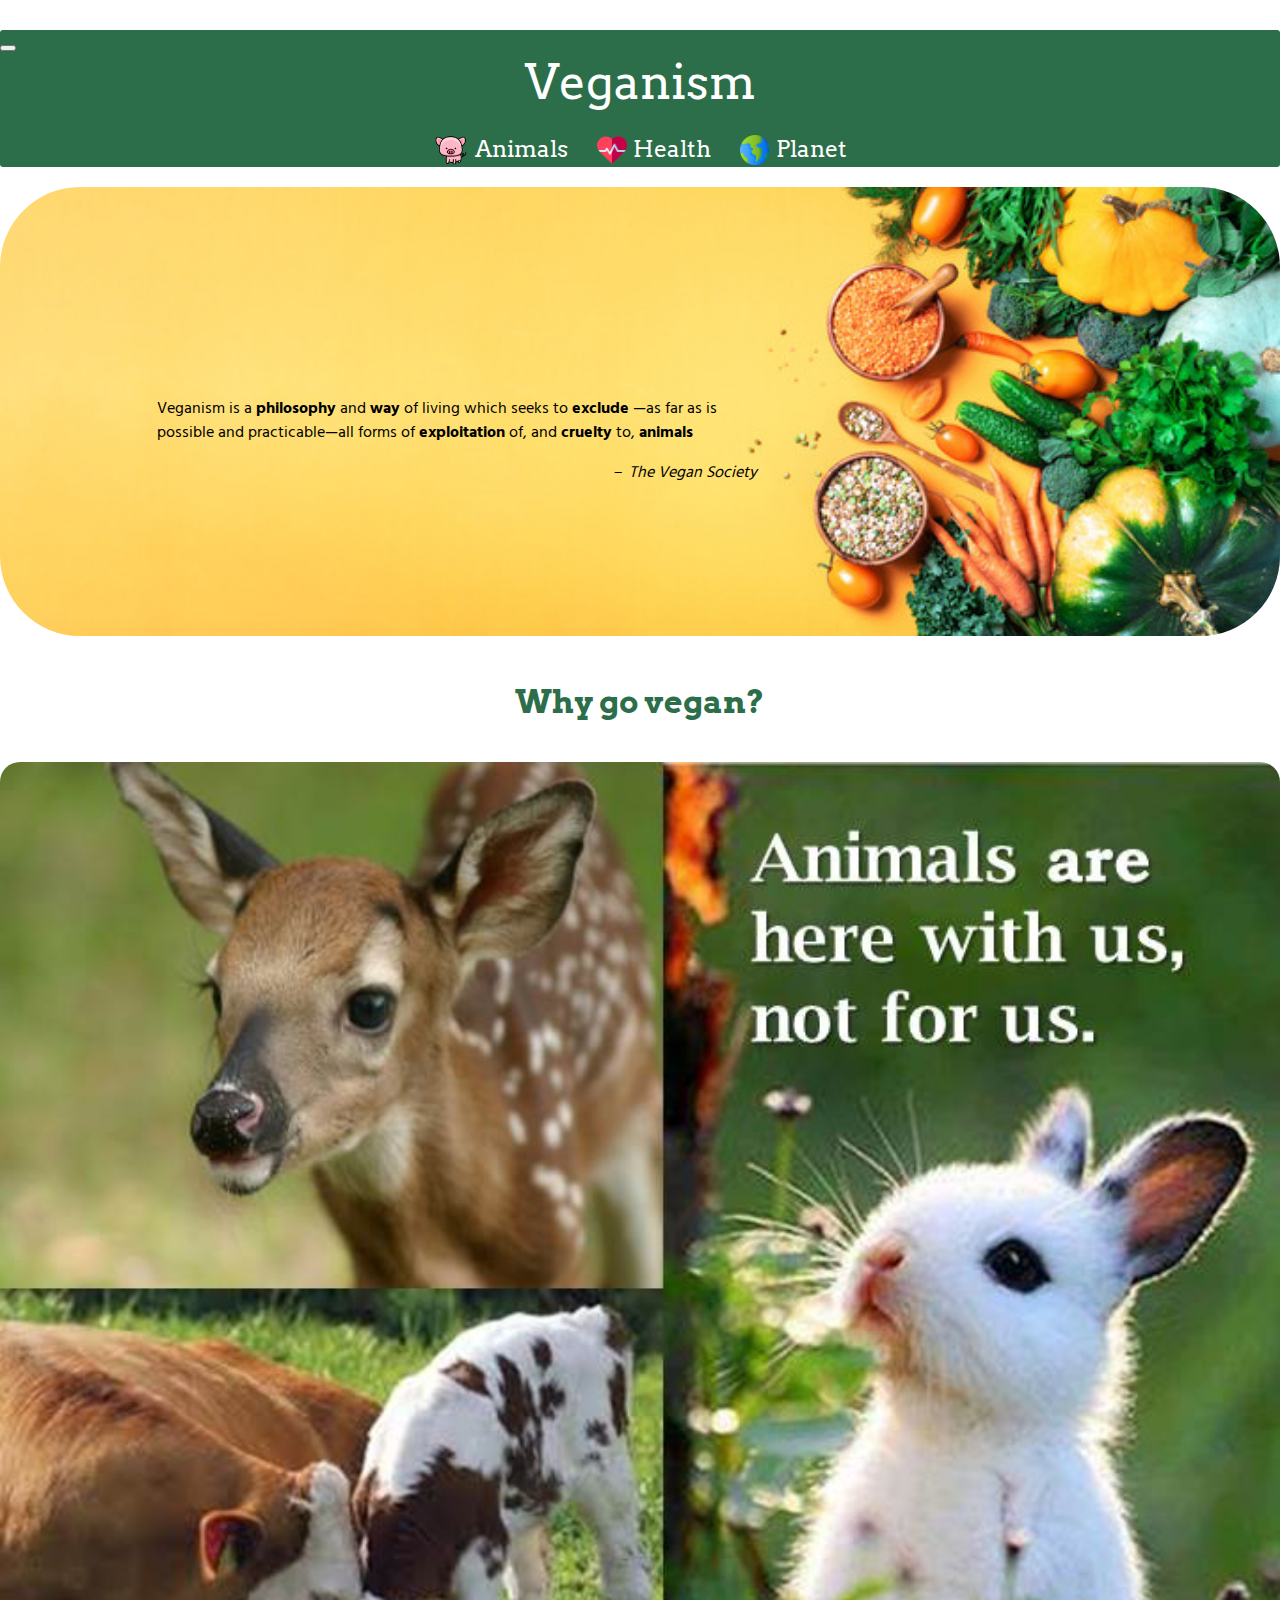
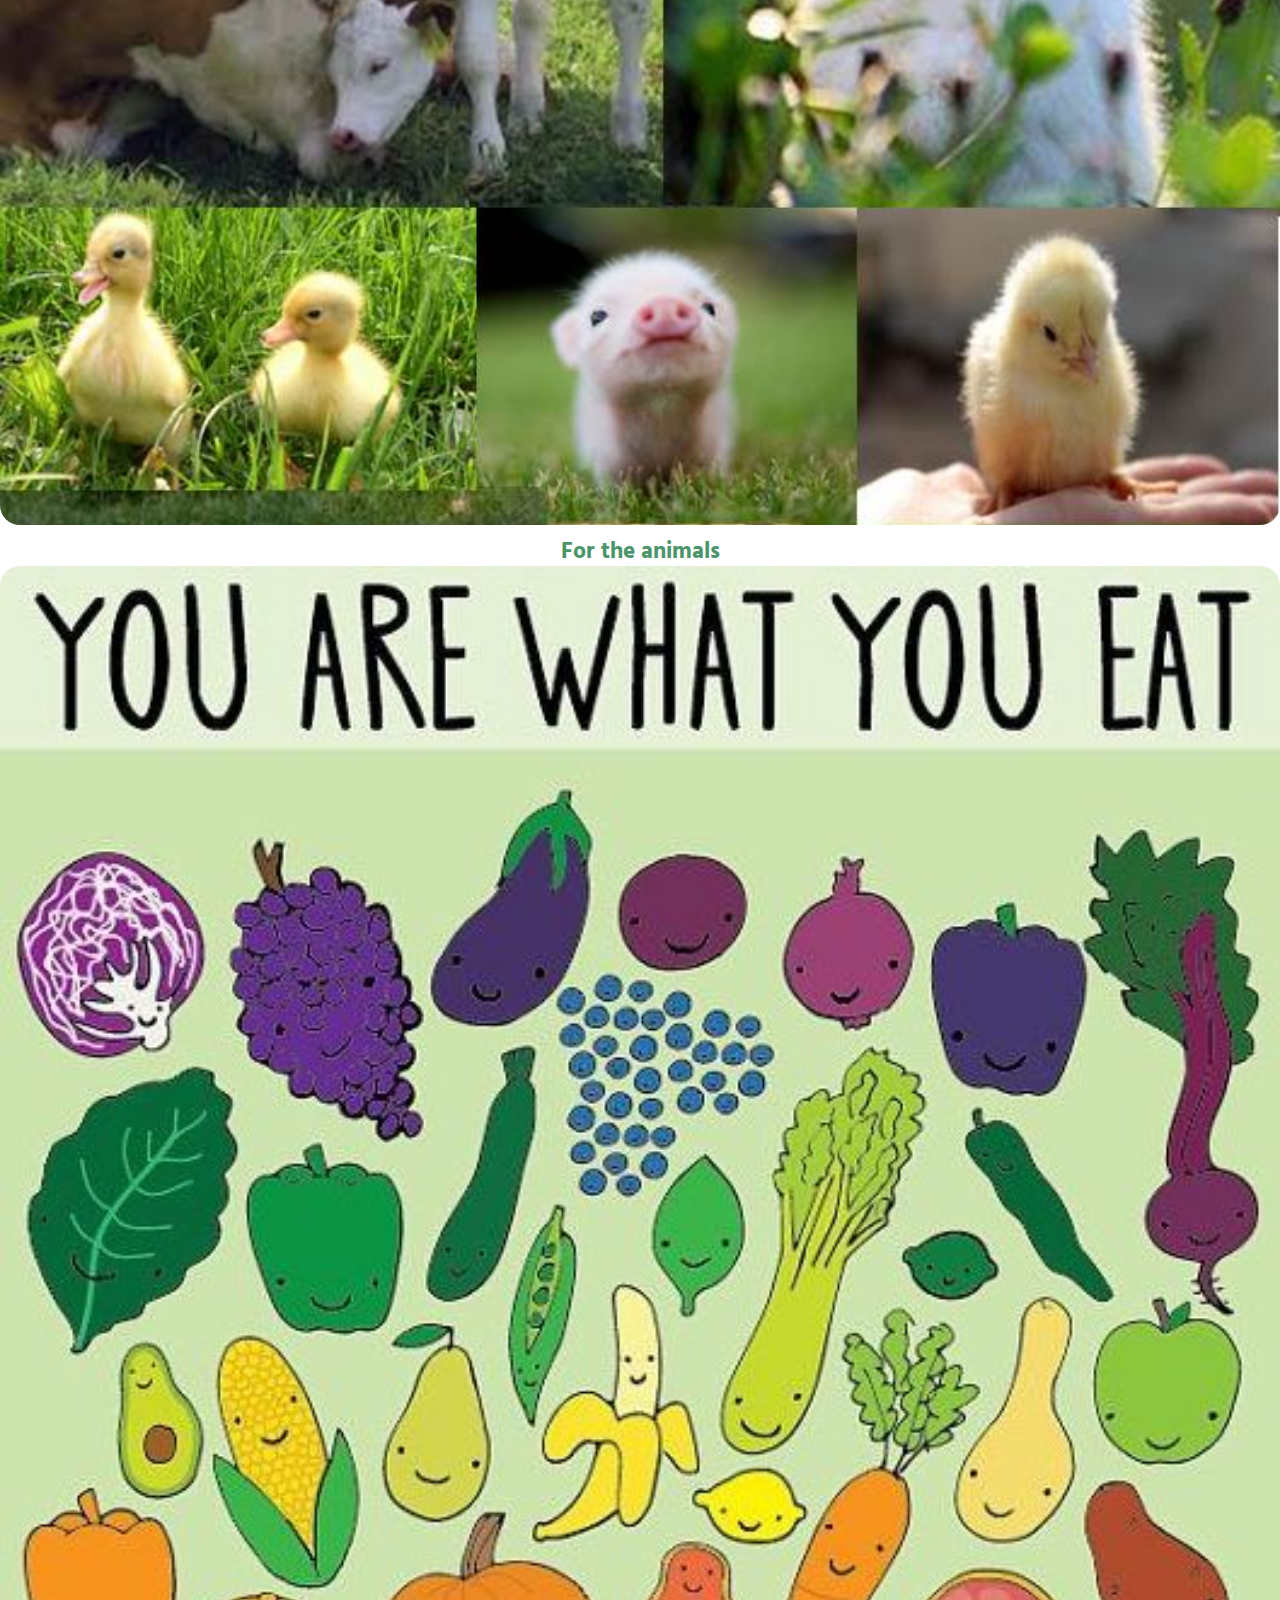
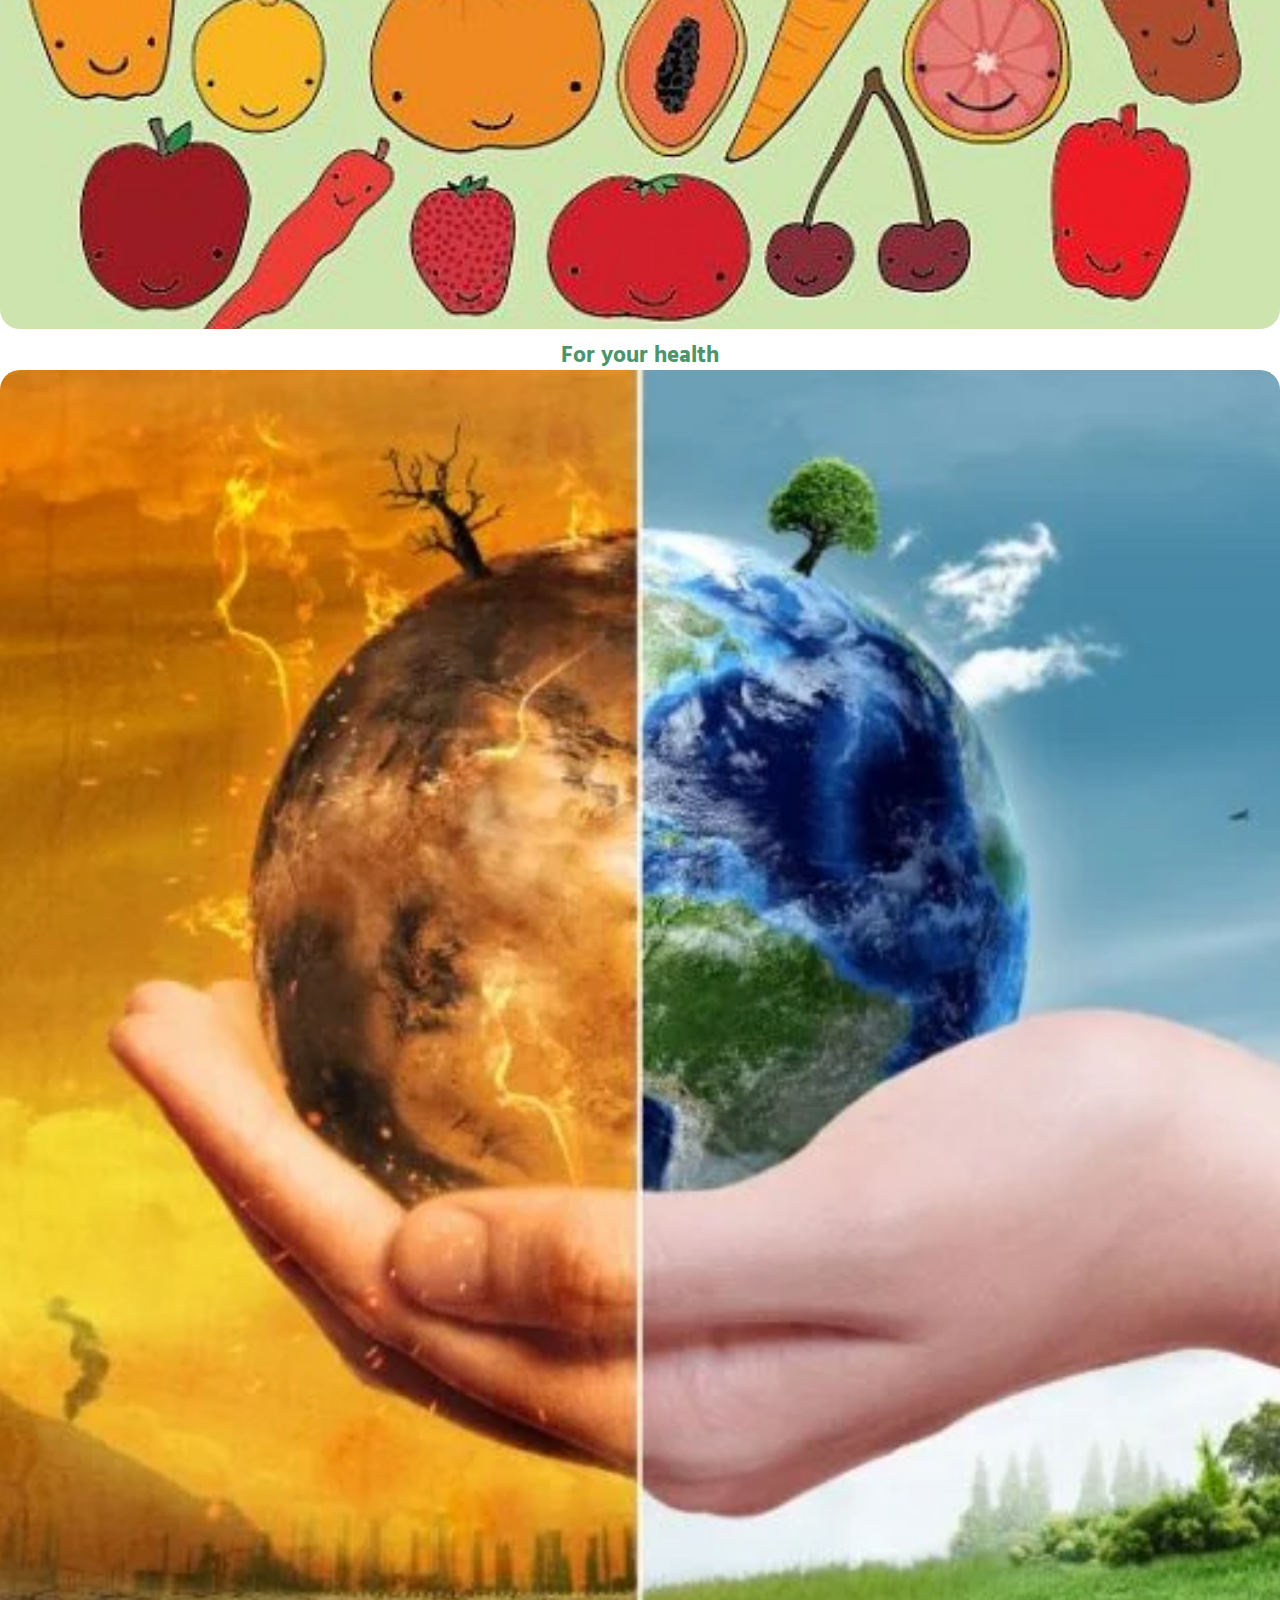
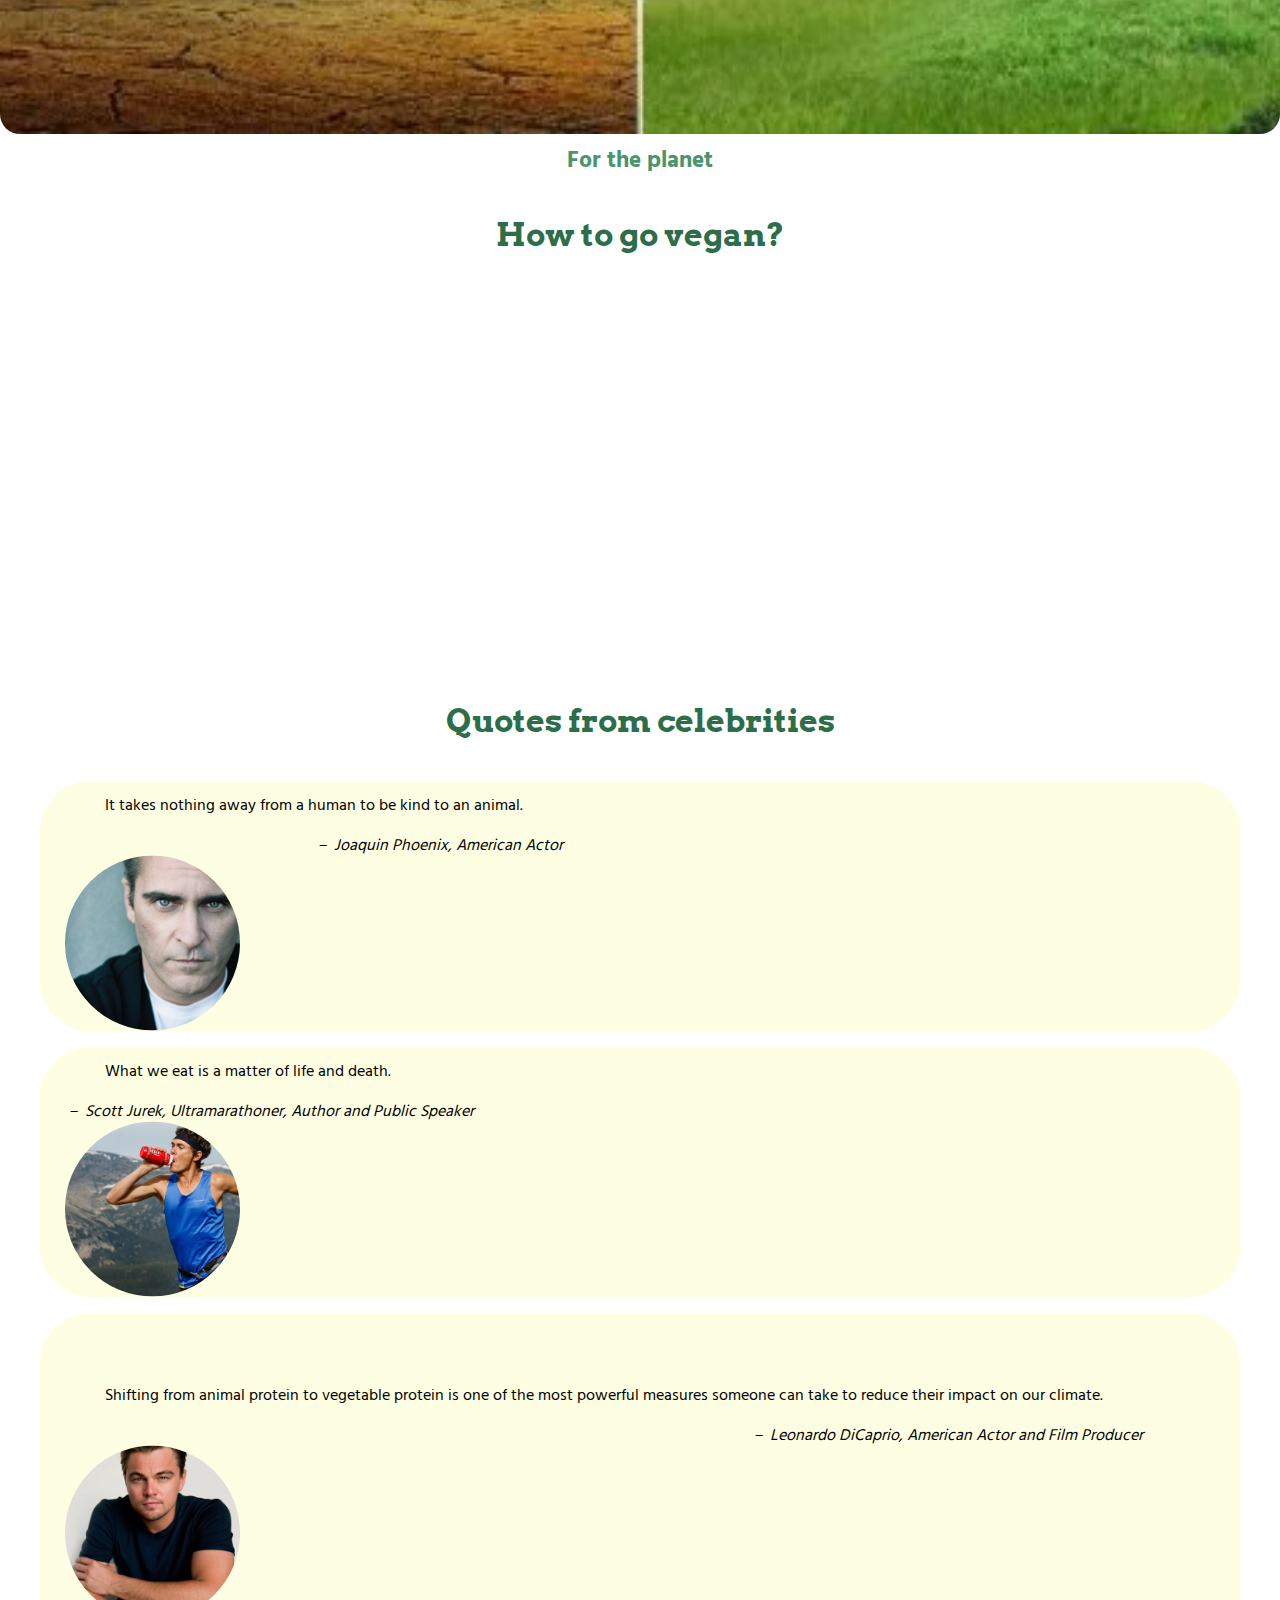
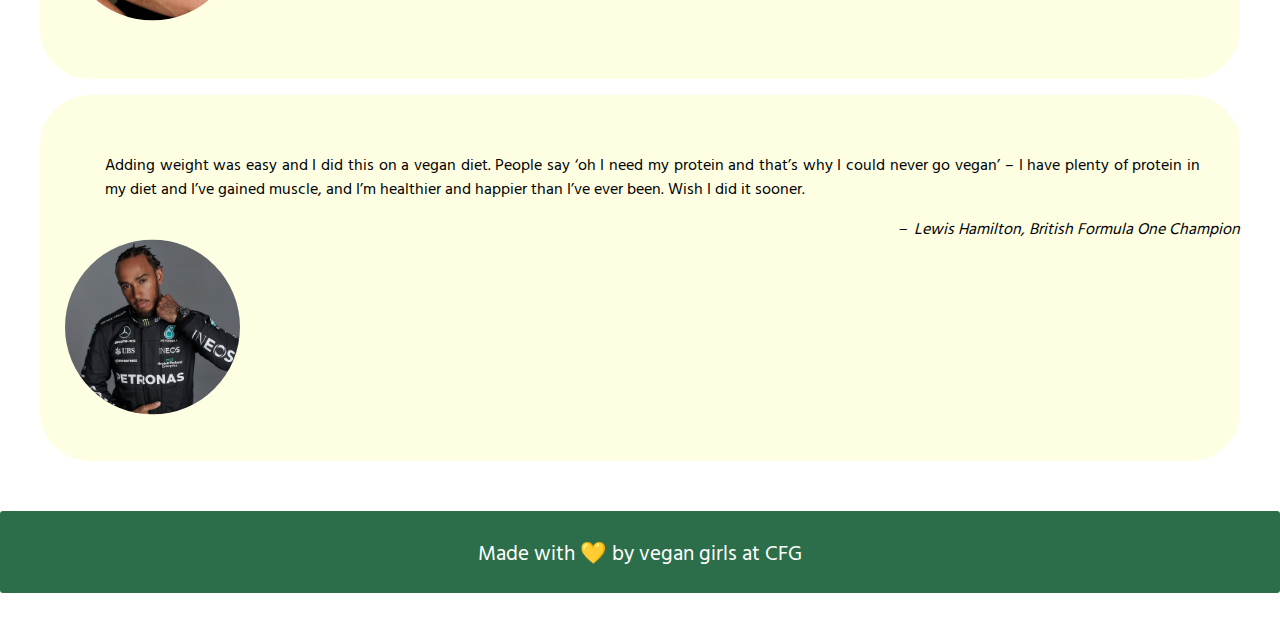
<file: index.html>
<!DOCTYPE html>
<html lang="en">
<head>
    <meta charset="UTF-8">
    <meta http-equiv="X-UA-Compatible" content="IE=edge">
    <meta name="viewport" content="width=device-width, initial-scale=1.0">
    <title>Document</title>
    <link href="https://cdn.jsdelivr.net/npm/bootstrap@5.3.0-alpha3/dist/css/bootstrap.min.css" rel="stylesheet" integrity="sha384-KK94CHFLLe+nY2dmCWGMq91rCGa5gtU4mk92HdvYe+M/SXH301p5ILy+dN9+nJOZ" crossorigin="anonymous">
    <link href="css/styles.css" rel="stylesheet">
    <link href="css/index.css" rel="stylesheet">
</head>
<body>
    <header>
        <nav class="navbar navbar-expand-sm main-navigation">
            <button class="navbar-toggler" type="button" data-bs-toggle="collapse" data-bs-target="#navbarTogglerDemo01" aria-controls="navbarTogglerDemo01" aria-expanded="false" aria-label="Toggle navigation">
                <span class="navbar-toggler-icon"></span>
            </button>
            <div class="sitelogo">
                <a href="index.html">Veganism</a>
            </div>
            <ul class="right-list collapse navbar-collapse" id="navbarTogglerDemo01">
                <li>
                    <a href="pages/animals.html">
                        <img src="images/pig.png" class="pig-icon"/>
                        <span>Animals</span>
                    </a>
                </li> 
                <li>
                    <a href="pages/health.html">
                        <img src="images/cardiogram.png"/>
                        <span>Health</span>
                    </a>
                </li>
                <li>
                    <a href="pages/planet.html">
                        <img src="images/planet-earth.png"/>
                        <span>Planet</span>
                    </a>
                </li>
            </ul>
        </nav>
    </header>
    <main>
        <div class="hero">
            <div class="image-container">
                <img class="heroImage" src="images/hero.jpg" />
                <img class="mx-auto heroImage-mobile" src="images/hero-heart.png" />
            </div>
            <figure class="heroText">
                <blockquote id="heroTextContent">
                    "Veganism is a <b>philosophy</b> and <b>way of living</b> which seeks to <b>exclude</b>—as far as is possible and practicable—all forms of <b>exploitation</b> of, and <b>cruelty</b> to, <b>animals</b> for food, clothing or any other purpose; and by extension, promotes the development and use of animal-free alternatives for the benefit of animals, humans and the environment. In dietary terms it denotes the practice of dispensing with all products derived wholly or partly from animals."  
                </blockquote>
                <figcaption>
                    － The Vegan Society
                </figcaption>
            </figure>
        </div>

        <h3>Why go vegan?</h3>
   
        <div class="key-reasons container">
            <div class="row">
                <div class="col-4">
                    <a href="pages/animals.html">
                        <div class="key-reason">
                            <img src="./images/fortheanimals.jpg"/>
                            <span>For the animals</span>
                        </div>
                    </a>
                </div>
                <div class="col-4">
                    <a href="pages/health.html">
                        <div class="key-reason">
                            <img src="./images/foryourhealth.jpg"/>
                            <span>For your health</span>
                        </div>
                    </a>
                </div>
                <div class="col-4">
                    <a href="pages/planet.html">
                        <div class="key-reason">
                            <img src="./images/fortheplanet.webp"/>
                            <span>For the planet</span>
                        </div>
                    </a>
                </div>
            </div>
        </div>

        <h3>How to go vegan?</h3>

        <div class="video-container">
            <iframe class="how-to-go-vegan-video" src="https://www.youtube.com/embed/1YnJqoPmR8s" title="HOW TO GO VEGAN (in 5 simple steps)." frameborder="0" allow="accelerometer; autoplay; clipboard-write; encrypted-media; gyroscope; picture-in-picture; web-share" allowfullscreen></iframe>
        </div>

        <h3>Quotes from celebrities</h3>
        <div class="container row celebrity-quotes">
            <div class="col-lg-6">
                <figure class="celebrity-quote smaller-quote">
                    <div class="vertically-center-content">
                        <div class="container row">
                            <div class="col-8 align-self-center">
                                <blockquote>
                                    It takes nothing away from a human to be kind to an animal.
                                </blockquote>
                                <figcaption>
                                    － Joaquin Phoenix, American Actor
                                </figcaption>
                            </div>
                            <div class="col-4 align-self-center">
                                <img src="./images/joaquin-phoenix.jpg" />
                            </div>
                        </div>
                    </div>
                </figure>
            </div>
            <div class="col-lg-6">
                <figure class="celebrity-quote smaller-quote">
                    <div class="vertically-center-content">
                        <div class="container row">
                            <div class="col-8 align-self-center">
                                <blockquote>
                                    What we eat is a matter of life and death.
                                </blockquote>
                                <figcaption>
                                    －  Scott Jurek, Ultramarathoner, Author and Public Speaker
                                </figcaption>
                            </div>
                            <div class="col-4 align-self-center">
                                <img src="./images/scott-jurek.webp" />
                            </div>
                        </div>
                    </div>
                </figure>
            </div>
            <div class="col-lg-6">
                <figure class="celebrity-quote">
                    <div class="vertically-center-content">
                        <div class="container row">
                            <div class="col-8  align-self-center">
                                <blockquote>
                                    Shifting from animal protein to vegetable protein is one of the most powerful measures someone can take to reduce their impact on our climate.
                                </blockquote>
                                <figcaption>
                                    － Leonardo DiCaprio, American Actor and Film Producer 
                                </figcaption>
                            </div>
                            <div class="col-4  align-self-center">
                                <img src="./images/leonardo-dicaprio.jpg" />
                            </div>
                        </div>
                    </div>
                </figure>
            </div>
            <div class="col-lg-6">
                <figure class="celebrity-quote">
                    <div class="vertically-center-content">
                        <div class="container row">
                            <div class="col-8 align-self-center">
                                <blockquote>
                                    Adding weight was easy and I did this on a vegan diet. People say ‘oh I need my protein and that’s why I could never go vegan’ – I have plenty of protein in my diet and I’ve gained muscle, and I’m healthier and happier than I’ve ever been. Wish I did it sooner.
                                </blockquote>
                                <figcaption>
                                    －  Lewis Hamilton, British Formula One Champion
                                </figcaption>
                            </div>
                            <div class="col-4 align-self-center">
                                <img src="./images/lewis-hamilton.png" />
                            </div>
                        </div>
                    </div>
                </figure>
            </div>
        </div>
    </main>
    <footer>
        <span>Made with 💛 by vegan girls at CFG</span>
    </footer>
    <script src="https://cdn.jsdelivr.net/npm/bootstrap@5.3.0-alpha3/dist/js/bootstrap.bundle.min.js" integrity="sha384-ENjdO4Dr2bkBIFxQpeoTz1HIcje39Wm4jDKdf19U8gI4ddQ3GYNS7NTKfAdVQSZe" crossorigin="anonymous"></script>
    <script src="./javascript/index.js"></script>
</body>
</html>
</file>
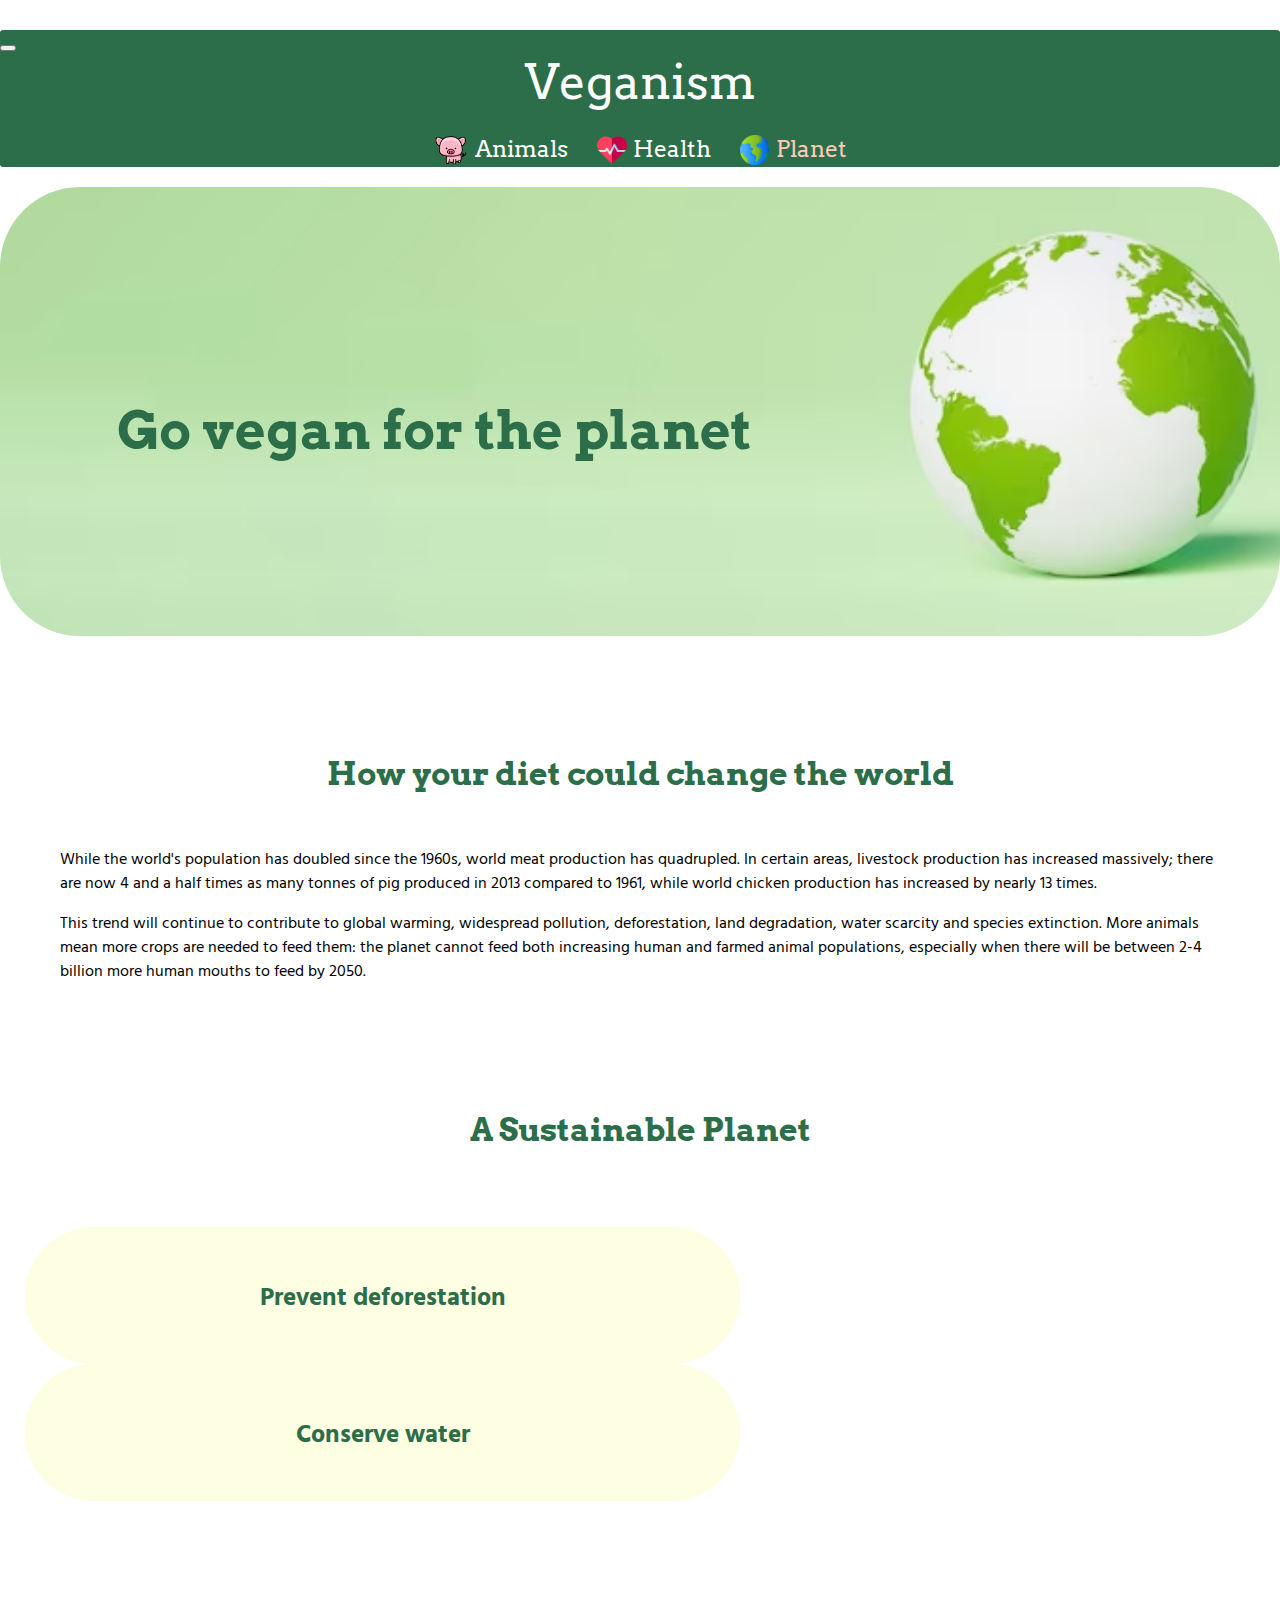
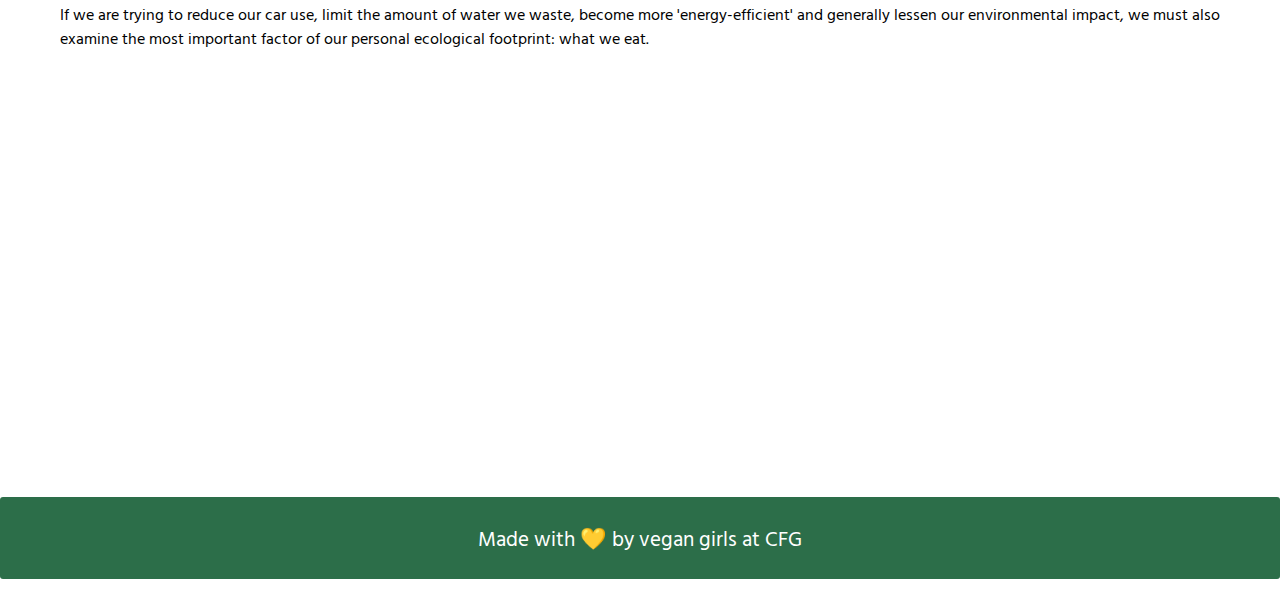
<file: pages/planet.html>
<!DOCTYPE html>
<html lang="en">

<head>
    <meta charset="UTF-8">
    <meta http-equiv="X-UA-Compatible" content="IE=edge">
    <meta name="viewport" content="width=device-width, initial-scale=1.0">
    <title>Document</title>
    <link href="https://cdn.jsdelivr.net/npm/bootstrap@5.3.0-alpha3/dist/css/bootstrap.min.css" rel="stylesheet"
        integrity="sha384-KK94CHFLLe+nY2dmCWGMq91rCGa5gtU4mk92HdvYe+M/SXH301p5ILy+dN9+nJOZ" crossorigin="anonymous">
    <link href="../css/styles.css" rel="stylesheet">
    <link href="../css/planet.css" rel="stylesheet">
</head>

<body>
    <header>
        <nav class="navbar navbar-expand-sm main-navigation">
            <button class="navbar-toggler" type="button" data-bs-toggle="collapse" data-bs-target="#navbarTogglerDemo01"
                aria-controls="navbarTogglerDemo01" aria-expanded="false" aria-label="Toggle navigation">
                <span class="navbar-toggler-icon"></span>
            </button>
            <div class="sitelogo">
                <a href="../index.html">Veganism</a>
            </div>
            <ul class="right-list collapse navbar-collapse" id="navbarTogglerDemo01">
                <li>
                    <a href="animals.html">
                        <img src="../images/pig.png" class="pig-icon" />
                        <span>Animals</span>
                    </a>
                </li>
                <li>
                    <a href="health.html">
                        <img src="../images/cardiogram.png" />
                        <span>Health</span>
                    </a>
                </li>
                <li>
                    <a href="planet.html" class="active">
                        <img src="../images/planet-earth.png" />
                        <span>Planet</span>
                    </a>
                </li>
            </ul>
        </nav>
    </header>
    <main>
        <div class="hero">
            <div class="image-container">
                <img class="heroImage" src="../images/planet.png" />
                <img class="mx-auto heroImage-mobile" src='../images/planet-heart.png' />
            </div>
            <figure class="heroText">
                <h1>Go vegan for the planet</h1>
            </figure>
        </div>

        <div class="page-text">
            <h3>How your diet could change the world</h3>
            <p>While the world's population has doubled since the 1960s, world meat production has quadrupled. In certain areas, livestock production has increased massively; there are now 4 and a half times as many tonnes of pig produced in 2013 compared to 1961, while world chicken production has increased by nearly 13 times.</p>
            <p> This trend will continue to contribute to global warming, widespread pollution, deforestation, land degradation, water scarcity and species extinction. More animals mean more crops are needed to feed them: the planet cannot feed both increasing human and farmed animal populations, especially when there will be between 2-4 billion more human mouths to feed by 2050.</p>
        </div>

        <h3>A Sustainable Planet</h3>

        <!-- Expanding grid -->
        <div class="col-container">
            <div class="row">
                <div class="column" onclick="openTab('b1');"
                    style="background: #FEFEE3; border: 2px; border-color: #2C6E49"><b>Prevent deforestation</b></div>
                <div class="column" onclick="openTab('b2');" style="background: #FEFEE3;"><b>Conserve water</b></div>
            </div>

            <div id="b1" class="containerTab" style="display:none;background: #FFC9B9">
                <span onclick="this.parentElement.style.display='none'" class="closebtn">x</span>
                <h3>How does veganism reduce deforestation?</h3>
                <p>It takes a lot of land to meet global demand for meat. About one-third of the Earth's landmass is dedicated to raising animals for consumption. The meat industry clears millions of acres of forested land to make room to graze cattle and grow crops for animal feed. This process, known as deforestation, releases stored carbon from forests into the atmosphere, exacerbating our climate crisis even further.</p>
                <p>Meanwhile, plant-based meat alternatives don't require nearly as much land to produce. In fact, the Good Food Institute estimates that plant-based meat uses up to 99% less land than conventional meat. If the whole world shifted toward plant-based diets, we could save up to 75% of global farmland. </p>
                <p><a class="body-link" href="https://thehumaneleague.org/article/environmental-benefits-of-veganism"
                        target="_blank">Find out more</a></p>
            </div>

            <div id="b2" class="containerTab" style="display:none;background:#FFC9B9">
                <span onclick="this.parentElement.style.display='none'" class="closebtn">x</span>
                <h3>How does veganism save water?</h3>
                <p>Agriculture consumes more water than any other major global industry, accounting for 70% of global water use. A study published in Water Resources Research estimates that 41% of the water used for agriculture goes toward growing livestock feed for the meat industry.</p>

                <p>We can save a significant amount of water by ditching meat products and making the switch to plant-based foods. In fact, switching to a vegan diet reduces your individual water footprint up to 55%. Going vegan could prove essential to conserving our global freshwater supply for generations to come.</p>
                <p><a class="body-link" href="https://thehumaneleague.org/article/environmental-benefits-of-veganism"
                        target="_blank">Find out more</a></p>
            </div>
        </div>
        <div class="page-text">
                <p>If we are trying to reduce our car use, limit the amount of water we waste, become more 'energy-efficient' and generally lessen our environmental impact, we must also examine the most important factor of our personal ecological footprint: what we eat.</p>
        </div>

        <div class="video-container">
            <iframe width="560" height="315" src="https://www.youtube.com/embed/hwoL6hWd4l0"
                title="YouTube video player" frameborder="0"
                allow="accelerometer; autoplay; clipboard-write; encrypted-media; gyroscope; picture-in-picture; web-share"
                allowfullscreen></iframe>
        </div>

    </main>
    <footer>
        <span>Made with 💛 by vegan girls at CFG</span>
    </footer>
    <script src="https://cdn.jsdelivr.net/npm/bootstrap@5.3.0-alpha3/dist/js/bootstrap.bundle.min.js"
        integrity="sha384-ENjdO4Dr2bkBIFxQpeoTz1HIcje39Wm4jDKdf19U8gI4ddQ3GYNS7NTKfAdVQSZe"
        crossorigin="anonymous"></script>
    <script src="../javascript/planet.js"></script>
</body>

</html>
</file>
<file: css/styles.css>
@import url('https://fonts.googleapis.com/css2?family=Arvo:ital,wght@0,700;1,700&family=Hind+Vadodara:wght@400;600&display=swap');


header {
    background-color: #2C6E49;
    margin-bottom: 20px;
    border-radius: 3px;
}

.main-navigation .right-list {
    list-style: none;
    margin: 0%;
}

.main-navigation a {
    text-decoration: none;
    color: white;
}

.main-navigation li {
    display: inline-block;
    margin-right: 25px;
}

@media only screen and (max-width: 576px) {
    .main-navigation li {
        display: block;
    }
}

@media only screen and (min-width: 576px) {
    .main-navigation .right-list {
        display: block !important;
    }
}

.main-navigation li:last-of-type {
    margin-right: 0;
}

.main-navigation .right-list img {
    height: 30px;
    margin-right: 2px;
}

.main-navigation .right-list .pig-icon {
    height: 35px;
}

.main-navigation .right-list img,
.main-navigation .right-list span {
    vertical-align: middle;
}

.main-navigation .right-list {
    text-align: center;
    padding-left: 0;
}

body {
    max-width: 1500px;
    margin-left: auto;
    margin-right: auto;
    margin-top: 30px;
    margin-bottom: 30px;
    font-family: 'Hind Vadodara', sans-serif;
}

.main-navigation .right-list span {
    font-size: 17pt;
    font-family: 'Arvo', serif;
}

h1, h2, h3, h4, h5, h6 {
    font-family: 'Arvo', serif;
}

.sitelogo {
    text-decoration: none;
    font-family: 'Arvo', serif;
    font-size: 35pt;
    text-align: center;
    margin-bottom: 20px;

}

.main-navigation{
    display: block;
}

@media only screen and (max-width: 576px) and (min-width: 410px) {
    .sitelogo {
        margin-top: -55px;
    }
}

footer {
    text-align: center;
    background-color: #2C6E49;
    padding: 25px;
    font-size: 16pt;
    color: white;
    border-radius: 3px;
    margin-top: 50px;
    margin-bottom: 0;
}

.navbar .right-list .active {
    background-color: inherit;
    color: rgb(255, 201, 185);
}

a:hover {
    color: rgb(254, 254, 227);
}
</file>
<file: css/index.css>
.hero .heroImage {
    width: 100%;
    border-radius: 80px;
}

@media only screen and (min-width: 830px) {
    .hero .heroText {
        position: absolute;
        top: 50%;
        left: 6%;
        transform: translate(0, -50%);
        max-width: 50%;
    }
}
.hero .heroText {
    text-align: justify;
}

.hero {
    position: relative;
}

.hero .heroText figcaption {
    font-style: italic;
    text-align: right;
}

.hero .image-container .heroImage-mobile {
    display: none;
}

@media only screen and (max-width: 830px) {
    .hero .image-container .heroImage-mobile {
        display: block;
    }
    .hero .image-container .heroImage {
        display: none;
    }
}

.key-reason img {
    width: 100%;
    aspect-ratio: 1 / 1.065;
    object-fit: cover;
    object-position: top;
    border-radius: 20px;
}

.key-reasons a {
    text-decoration: none;
}

.key-reason {
text-align: center;
color: #4C956C;
font-weight: bold;
font-size: 17pt;
}

h3 {
    color: #2C6E49;
    text-align: center;
    margin: 40px;
    font-size: 24pt;
}

.video-container {
    text-align: center;
}

.how-to-go-vegan-video {
    border-radius: 25px;
    width: 80%;
    aspect-ratio: 640 / 360;
    max-width: 640px;
}

.celebrity-quotes {
    max-width: unset;
    margin: 0;
}

@media only screen and (max-width: 992px) {
    .celebrity-quotes {
        max-width: 600px;
        margin: auto;
    }
}

.celebrity-quote {
    background-color: #FEFEE3;
    border-radius: 50px;
    height: 316px;
    padding: 25px;
    text-align: justify;
    position: relative;
}

.celebrity-quote img {
    width: 100%;
    max-width: 175px;
    aspect-ratio: 1;
    object-fit: cover;
    border-radius: 50%;
}

.celebrity-quote blockquote {
    display: inline-block;
}

.celebrity-quote figcaption {
    font-style: italic;
    text-align: right;
}

.vertically-center-content {
    position: absolute;
    top: 50%;
    transform: translate(0, -50%);
}

.smaller-quote {
    height: 200px;
}
</file>
<file: css/planet.css>
/* hero image styles */
.hero .heroImage {
    width: 100%;
    border-radius: 80px;
}

@media only screen and (min-width: 830px) {
    .hero .heroText {
        position: absolute;
        top: 50%;
        left: 6%;
        transform: translate(0, -50%);
        max-width: 50%;
    }
}

.hero .heroText {
    text-align: left;
}

.hero {
    position: relative;
}

.hero .image-container .heroImage-mobile {
    display: none;
}

@media only screen and (max-width: 830px) {
    .hero .image-container .heroImage-mobile {
        display: block;
    }

    .hero .image-container .heroImage {
        display: none;
    }
}

/* Heading styles */

h1 {
    color: #2C6E49;
    font-size: 40pt;
}

h3 {
    color: #2C6E49;
    text-align: center;
    padding: 20px;
    font-size: 24pt;
}

.page-text {
    padding: 60px;
}

/* Dropdown boxes */

.col-container {
    padding: 25px;
}

.column {
    float: left;
    width: 50%;
    padding: 50px;
    text-align: center;
    font-size: 25px;
    cursor: pointer;
    color: #2C6E49;
    border-color: #2C6E49;
    border: 20px;
    border-radius: 80px;
}

.containerTab {
    padding: 20px;
    border-radius: 80px;
    color: #2C6E49;
    text-align: center;
}

.row:after {
    content: "";
    display: table;
    clear: both;
}

.closebtn {
    float: right;
    color: #2C6E49;
    font-size: 35px;
    cursor: pointer;
}

/*body link styling*/
a.body-link:link {
    color: #2C6E49;
}

a.bodylink:hover {
    color: #D68C45;
    text-decoration: underline;
}

a.body-link:visited {
    color: #4C956C
}

.video-container {
    text-align: center;
}
</file>
